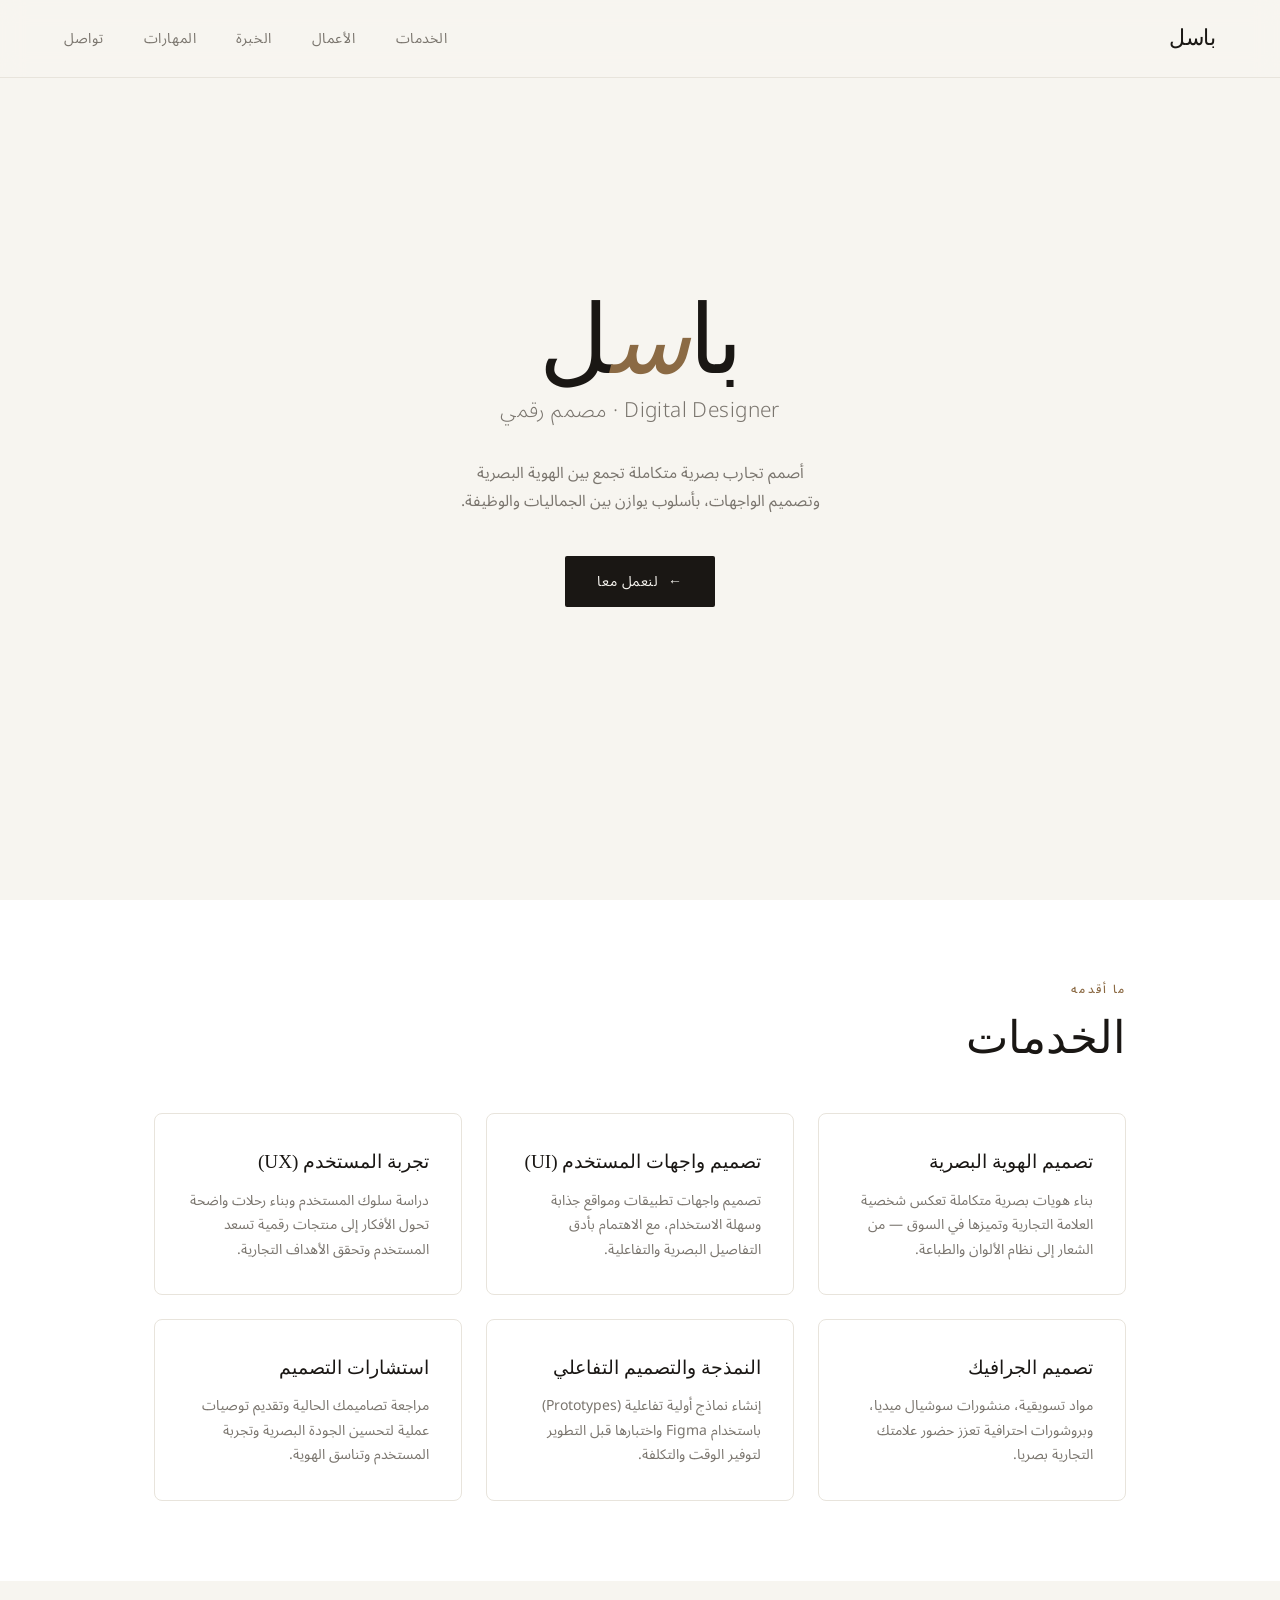
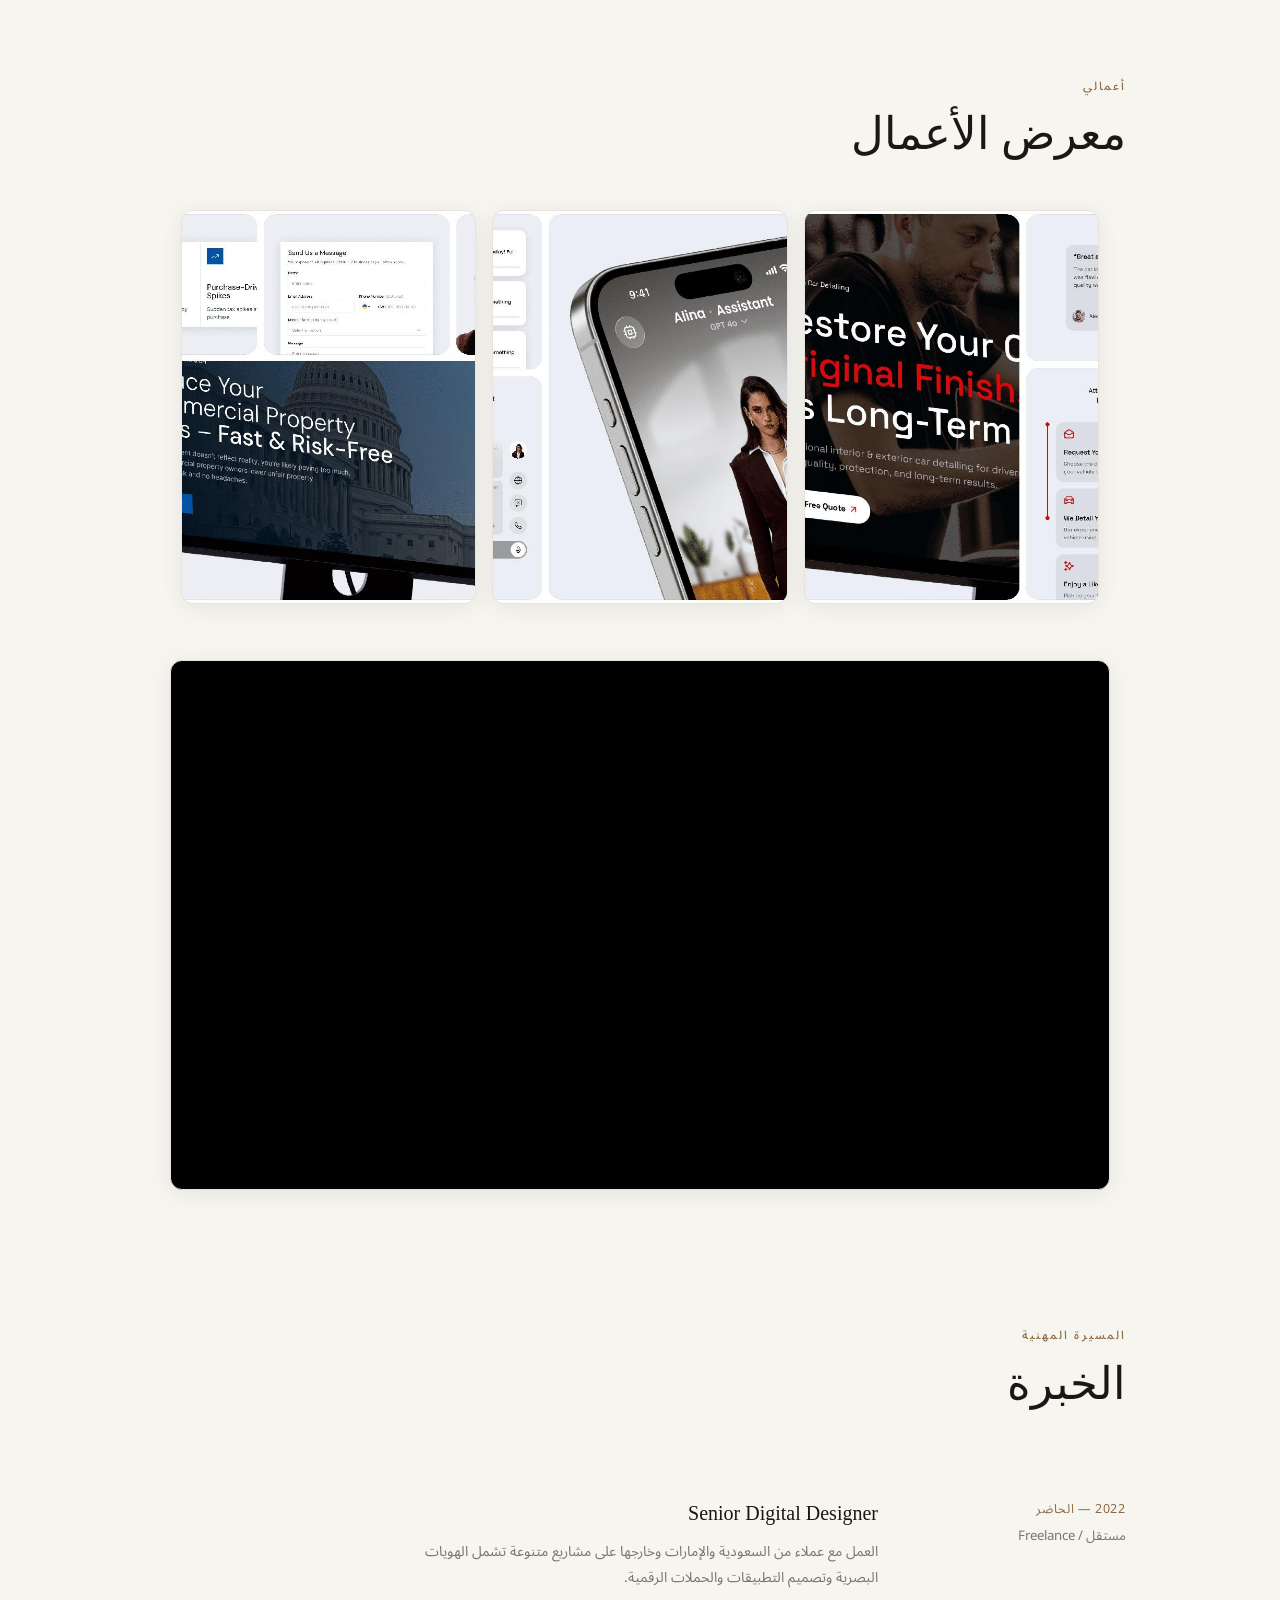
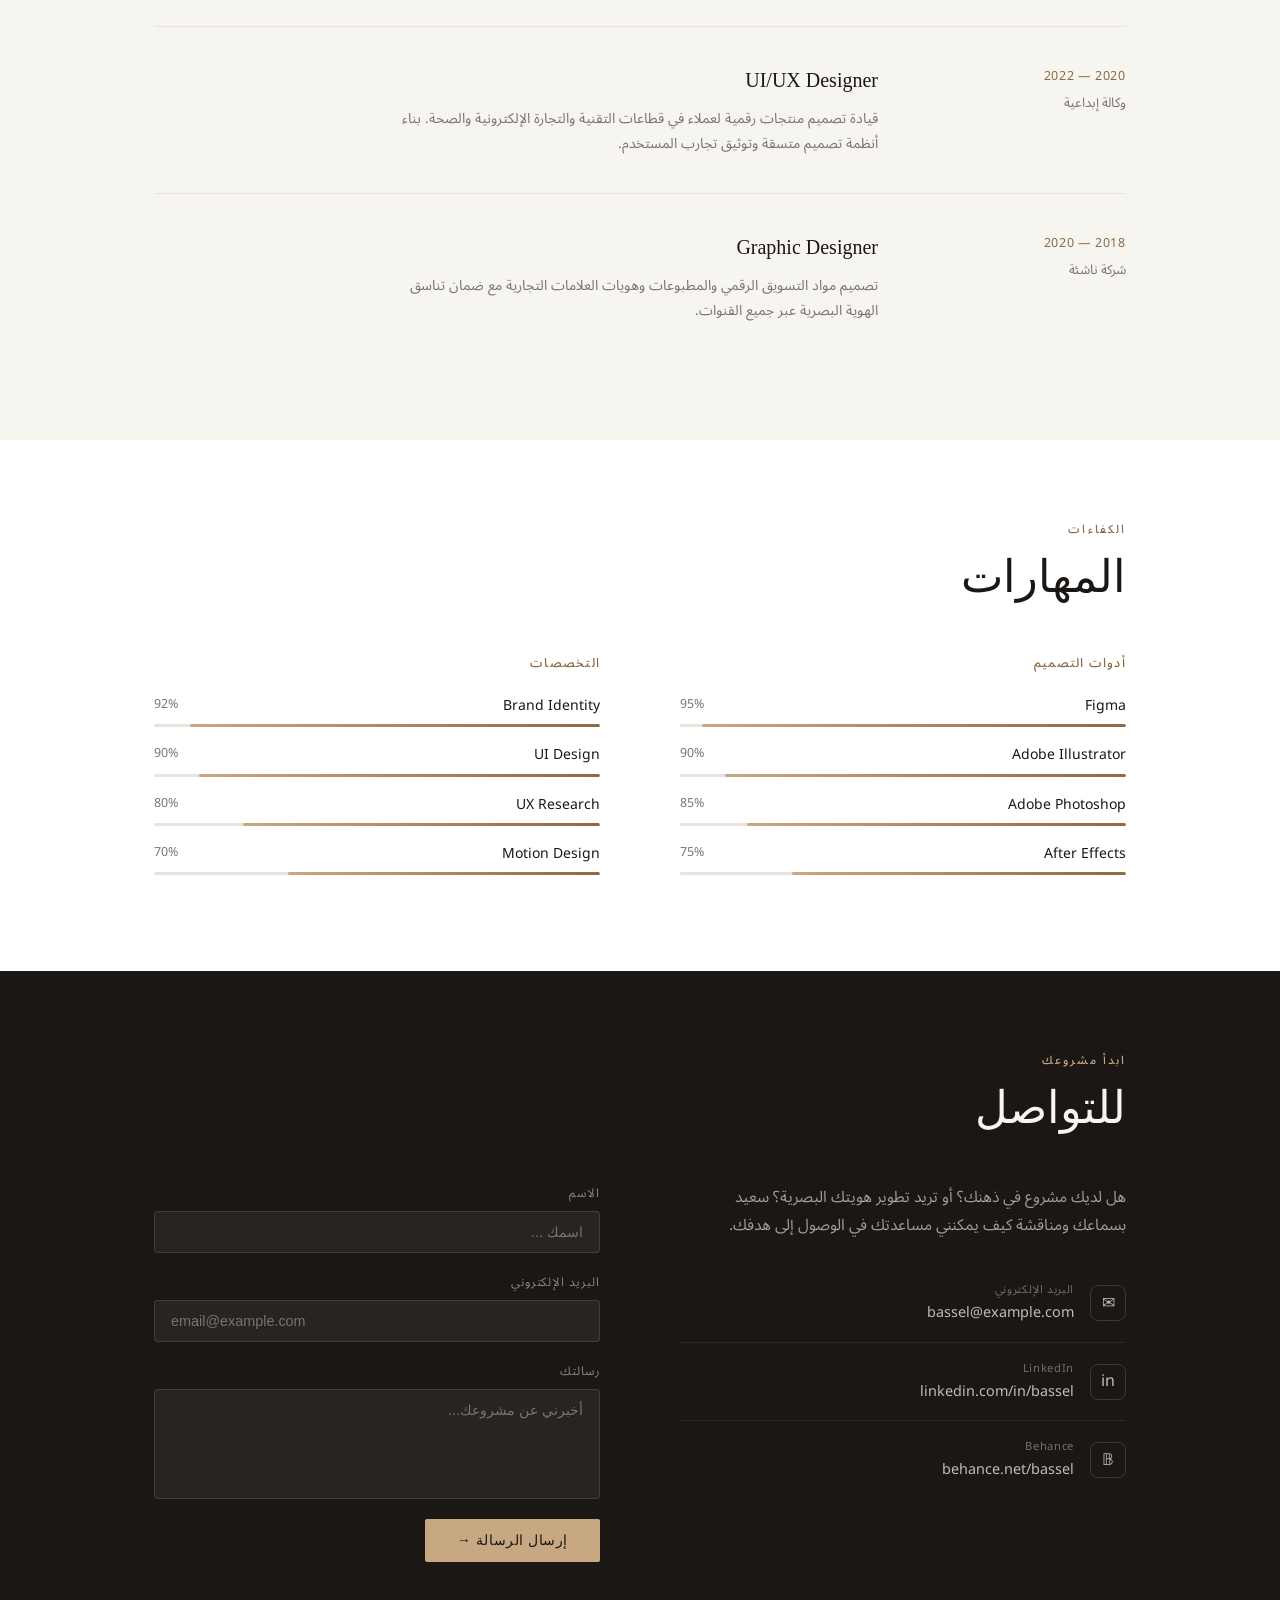
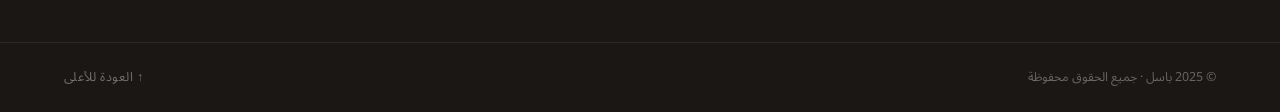
<file: index.html>
<!DOCTYPE html>
<html lang="ar" dir="rtl">

<head>
  <meta charset="UTF-8">
  <meta name="viewport" content="width=device-width, initial-scale=1.0">
  <title>CV</title>
  <link rel="preconnect" href="https://fonts.googleapis.com">
  <link rel="preconnect" href="https://fonts.gstatic.com" crossorigin>
  <link href="https://fonts.googleapis.com/css2?family=Noto+Sans+Arabic:wght@300;400;500;600;700&display=swap"
    rel="stylesheet">
  <link rel="stylesheet" href="style/style.css">
</head>

<body>

  <nav id="navbar">
    <a href="#hero" class="nav-logo">باسل</a>
    <ul class="nav-links">
      <li><a href="#services">الخدمات</a></li>
      <li><a href="#portfolio">الأعمال</a></li>
      <li><a href="#experience">الخبرة</a></li>
      <li><a href="#skills">المهارات</a></li>
      <li><a href="#contact">تواصل</a></li>
    </ul>
    <button class="hamburger" id="hamburger" aria-label="القائمة">
      <span></span><span></span><span></span>
    </button>
  </nav>

  <div class="mobile-menu" id="mobile-menu">
    <a href="#services">الخدمات</a>
    <a href="#portfolio">الأعمال</a>
    <a href="#experience">الخبرة</a>
    <a href="#skills">المهارات</a>
    <a href="#contact">تواصل</a>
  </div>

  <section id="hero">
    <div class="container">
      <div class="hero-inner">
        <div class="hero-text">
          <h1 class="hero-name">با<span>س</span>ل</h1>
          <div class="hero-title">Digital Designer · مصمم رقمي</div>
          <p class="hero-description">
            أصمم تجارب بصرية متكاملة تجمع بين الهوية البصرية وتصميم الواجهات، بأسلوب يوازن بين الجماليات والوظيفة.
          </p>
          <a href="#contact" class="hero-cta">
            <span class="hero-cta-arrow">←</span>
            لنعمل معا
          </a>
        </div>
      </div>
    </div>
  </section>

  <section id="services">
    <div class="container">
      <div class="section-label">ما أقدمه</div>
      <h2 class="section-title">الخدمات</h2>
      <div class="services-grid" id="services-grid"></div>
    </div>
  </section>


  <section id="portfolio">
    <div class="container">
      <div class="section-label">أعمالي</div>
      <h2 class="section-title">معرض الأعمال</h2>
      <div class="portfolio-grid">
        <div class="portfolio-item">
          <img src="assets/images/image-1" loading="lazy">
        </div>
        <div class="portfolio-item">
          <img src="assets/images/image-2" loading="lazy">
        </div>
        <div class="portfolio-item">
          <img src="assets/images/image-3" loading="lazy">
        </div>
      </div>

      <div class="portfolio-video-wrapper">
        <div class="portfolio-video-embed">
          <iframe src="https://www.youtube.com/embed/B2iMpcWsAgU?si=Gtiz3nzm3svlI9xu" title="YouTube video player"
            frameborder="0"
            allow="accelerometer; autoplay; clipboard-write; encrypted-media; gyroscope; picture-in-picture; web-share"
            referrerpolicy="strict-origin-when-cross-origin" allowfullscreen></iframe>
        </div>
      </div>

    </div>
  </section>

  <section id="experience">
    <div class="container">
      <div class="section-label">المسيرة المهنية</div>
      <h2 class="section-title">الخبرة</h2>
      <div class="experience-list">

        <div class="exp-item">
          <div class="exp-meta">
            <div class="exp-period">2022 — الحاضر</div>
            <div class="exp-company">مستقل / Freelance</div>
          </div>
          <div>
            <div class="exp-role">Senior Digital Designer</div>
            <p class="exp-description">العمل مع عملاء من السعودية والإمارات وخارجها على مشاريع متنوعة تشمل الهويات
              البصرية
              وتصميم التطبيقات والحملات الرقمية.</p>
          </div>
        </div>

        <div class="exp-item">
          <div class="exp-meta">
            <div class="exp-period">2020 — 2022</div>
            <div class="exp-company">وكالة إبداعية</div>
          </div>
          <div>
            <div class="exp-role">UI/UX Designer</div>
            <p class="exp-description">قيادة تصميم منتجات رقمية لعملاء في قطاعات التقنية والتجارة الإلكترونية والصحة.
              بناء
              أنظمة تصميم متسقة وتوثيق تجارب المستخدم.</p>
          </div>
        </div>

        <div class="exp-item">
          <div class="exp-meta">
            <div class="exp-period">2018 — 2020</div>
            <div class="exp-company">شركة ناشئة</div>
          </div>
          <div>
            <div class="exp-role">Graphic Designer</div>
            <p class="exp-description">تصميم مواد التسويق الرقمي والمطبوعات وهويات العلامات التجارية مع ضمان تناسق
              الهوية
              البصرية عبر جميع القنوات.</p>
          </div>
        </div>

      </div>
    </div>
  </section>

  <section id="skills">
    <div class="container">
      <div class="section-label">الكفاءات</div>
      <h2 class="section-title">المهارات</h2>
      <div class="skills-grid">

        <div>
          <div class="skill-group-title">أدوات التصميم</div>
          <div class="skill-bar-item">
            <div class="skill-bar-header"><span class="skill-bar-name">Figma</span><span
                class="skill-bar-pct">95%</span></div>
            <div class="skill-bar-track">
              <div class="skill-bar-fill" data-width="95"></div>
            </div>
          </div>
          <div class="skill-bar-item">
            <div class="skill-bar-header"><span class="skill-bar-name">Adobe Illustrator</span><span
                class="skill-bar-pct">90%</span></div>
            <div class="skill-bar-track">
              <div class="skill-bar-fill" data-width="90"></div>
            </div>
          </div>
          <div class="skill-bar-item">
            <div class="skill-bar-header"><span class="skill-bar-name">Adobe Photoshop</span><span
                class="skill-bar-pct">85%</span></div>
            <div class="skill-bar-track">
              <div class="skill-bar-fill" data-width="85"></div>
            </div>
          </div>
          <div class="skill-bar-item">
            <div class="skill-bar-header"><span class="skill-bar-name">After Effects</span><span
                class="skill-bar-pct">75%</span></div>
            <div class="skill-bar-track">
              <div class="skill-bar-fill" data-width="75"></div>
            </div>
          </div>
        </div>

        <div>
          <div class="skill-group-title">التخصصات</div>
          <div class="skill-bar-item">
            <div class="skill-bar-header"><span class="skill-bar-name">Brand Identity</span><span
                class="skill-bar-pct">92%</span></div>
            <div class="skill-bar-track">
              <div class="skill-bar-fill" data-width="92"></div>
            </div>
          </div>
          <div class="skill-bar-item">
            <div class="skill-bar-header"><span class="skill-bar-name">UI Design</span><span
                class="skill-bar-pct">90%</span></div>
            <div class="skill-bar-track">
              <div class="skill-bar-fill" data-width="90"></div>
            </div>
          </div>
          <div class="skill-bar-item">
            <div class="skill-bar-header"><span class="skill-bar-name">UX Research</span><span
                class="skill-bar-pct">80%</span></div>
            <div class="skill-bar-track">
              <div class="skill-bar-fill" data-width="80"></div>
            </div>
          </div>
          <div class="skill-bar-item">
            <div class="skill-bar-header"><span class="skill-bar-name">Motion Design</span><span
                class="skill-bar-pct">70%</span></div>
            <div class="skill-bar-track">
              <div class="skill-bar-fill" data-width="70"></div>
            </div>
          </div>
        </div>

      </div>
    </div>
  </section>

  <section id="contact">
    <div class="container">
      <div class="section-label">ابدأ مشروعك</div>
      <h2 class="section-title">للتواصل</h2>
      <div class="contact-grid">
        <div>
          <p class="contact-intro">
            هل لديك مشروع في ذهنك؟ أو تريد تطوير هويتك البصرية؟ سعيد بسماعك ومناقشة كيف يمكنني مساعدتك في الوصول إلى
            هدفك.
          </p>
          <div class="contact-links">
            <a href="mailto:bassel@example.com" class="contact-link">
              <div class="contact-link-icon">✉</div>
              <div>
                <div class="contact-link-label">البريد الإلكتروني</div>
                bassel@example.com
              </div>
            </a>
            <a href="#" class="contact-link">
              <div class="contact-link-icon">in</div>
              <div>
                <div class="contact-link-label">LinkedIn</div>
                linkedin.com/in/bassel
              </div>
            </a>
            <a href="#" class="contact-link">
              <div class="contact-link-icon">𝔹</div>
              <div>
                <div class="contact-link-label">Behance</div>
                behance.net/bassel
              </div>
            </a>
          </div>
        </div>

        <div>
          <div class="contact-form">
            <div class="form-field">
              <label>الاسم</label>
              <input type="text" placeholder="اسمك ...">
            </div>
            <div class="form-field">
              <label>البريد الإلكتروني</label>
              <input type="email" placeholder="email@example.com" dir="ltr">
            </div>
            <div class="form-field">
              <label>رسالتك</label>
              <textarea placeholder="أخبرني عن مشروعك..."></textarea>
            </div>
            <button class="form-submit">إرسال الرسالة →</button>
          </div>
        </div>
      </div>
    </div>
  </section>

  <footer>
    <span class="footer-copy">© 2025 باسل · جميع الحقوق محفوظة</span>
    <a href="#hero" class="footer-back-top">↑ العودة للأعلى</a>
  </footer>

  <script src="scripts/db.js"></script>
  <script src="scripts/app.js"></script>
</body>

</html>
</file>
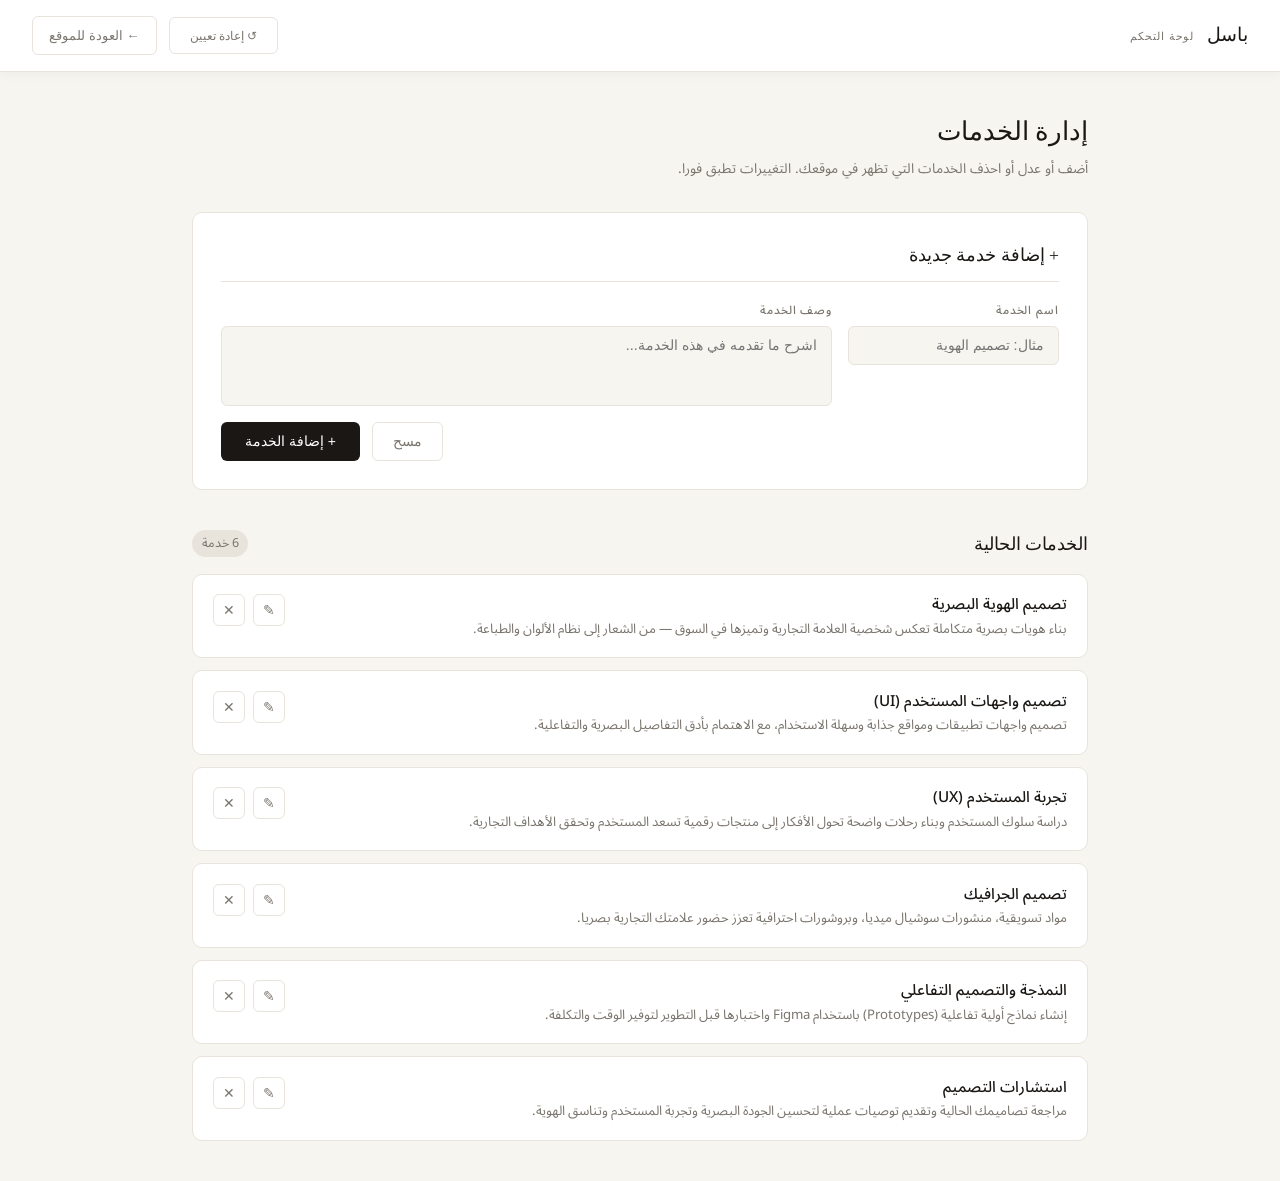
<file: admin.html>
<!DOCTYPE html>
<html lang="ar" dir="rtl">

<head>
  <meta charset="UTF-8">
  <meta name="viewport" content="width=device-width, initial-scale=1.0">
  <title>لوحة التحكم — باسل</title>
  <link rel="preconnect" href="https://fonts.googleapis.com">
  <link rel="preconnect" href="https://fonts.gstatic.com" crossorigin>
  <link href="https://fonts.googleapis.com/css2?family=Noto+Sans+Arabic:wght@300;400;500;600;700&display=swap"
    rel="stylesheet">
  <link rel="stylesheet" href="style/admin.css">
</head>

<body>

  <div id="toast" class="toast"></div>

  <header class="admin-header">
    <a href="index.html" class="admin-logo">
      باسل
      <span>لوحة التحكم</span>
    </a>
    <div style="display:flex;gap:0.75rem;align-items:center;">
      <button class="btn-secondary" onclick="handleReset()" style="font-size:0.78rem;">↺ إعادة تعيين</button>
      <a href="index.html" class="btn-back">← العودة للموقع</a>
    </div>
  </header>

  <main class="admin-body">

    <div class="admin-section-title">إدارة الخدمات</div>
    <div class="admin-section-sub">أضف أو عدل أو احذف الخدمات التي تظهر في موقعك. التغييرات تطبق فورا.</div>

    <div class="add-form-card">
      <h3>+ إضافة خدمة جديدة</h3>
      <div class="form-row">
        <div class="field">
          <label>اسم الخدمة</label>
          <input type="text" id="add-name" placeholder="مثال: تصميم الهوية">
        </div>
        <div class="field">
          <label>وصف الخدمة</label>
          <textarea id="add-description" placeholder="اشرح ما تقدمه في هذه الخدمة..."></textarea>
        </div>
      </div>
      <div class="form-actions">
        <button class="btn-secondary" onclick="resetAddForm()">مسح</button>
        <button class="btn-primary" onclick="handleAdd()">+ إضافة الخدمة</button>
      </div>
    </div>

    <div class="services-list-header">
      <h3>الخدمات الحالية</h3>
      <span class="services-count" id="services-count">0 خدمة</span>
    </div>
    <div class="services-list" id="services-list"></div>

  </main>

  <div class="modal-overlay" id="edit-modal">
    <div class="modal">
      <div class="modal-title">تعديل الخدمة</div>
      <div class="modal-field field">
        <label>اسم الخدمة</label>
        <input type="text" id="edit-name" placeholder="اسم الخدمة">
      </div>
      <div class="modal-field field">
        <label>وصف الخدمة</label>
        <textarea id="edit-description" placeholder="وصف الخدمة"></textarea>
      </div>
      <div class="modal-actions">
        <button class="btn-secondary" onclick="closeEditModal()">إلغاء</button>
        <button class="btn-primary" onclick="handleEdit()">حفظ التعديلات</button>
      </div>
    </div>
  </div>

  <div class="modal-overlay" id="delete-modal">
    <div class="modal">
      <div class="modal-title">حذف الخدمة</div>
      <p class="confirm-modal-text">هل أنت متأكد من حذف خدمة</p>
      <p class="confirm-name" id="delete-service-name"></p>
      <p class="confirm-modal-text" style="margin-top:0.5rem;">لا يمكن التراجع عن هذا الإجراء.</p>
      <div class="modal-actions">
        <button class="btn-secondary" onclick="closeDeleteModal()">إلغاء</button>
        <button class="btn-danger" onclick="handleDelete()">✕ حذف</button>
      </div>
    </div>
  </div>

  <script src="scripts/db.js"></script>
  <script src="scripts/admin.js"></script>
</body>

</html>
</file>
<file: style/style.css>
:root {
  --bg: #F7F5F0;
  --surface: #FFFFFF;
  --ink: #1A1714;
  --ink-muted: #7A756E;
  --accent: #C8A882;
  --accent-dark: #8B6A44;
  --border: #E8E4DC;
  --radius: 2px;
}

*,
*::before,
*::after {
  box-sizing: border-box;
  margin: 0;
  padding: 0;
}

html {
  scroll-behavior: smooth;
}

body {
  font-family: 'Noto Sans Arabic', sans-serif;
  background: var(--bg);
  color: var(--ink);
  font-size: 16px;
  line-height: 1.7;
  overflow-x: hidden;
}


nav {
  position: fixed;
  top: 0;
  left: 0;
  right: 0;
  z-index: 100;
  display: flex;
  justify-content: space-between;
  align-items: center;
  padding: 1.25rem 4rem;
  background: rgba(247, 245, 240, 0.88);
  backdrop-filter: blur(12px);
  border-bottom: 1px solid var(--border);
  transition: padding 0.3s ease;
}

.nav-logo {
  font-family: 'DM Serif Display', serif;
  font-size: 1.35rem;
  color: var(--ink);
  text-decoration: none;
  letter-spacing: -0.01em;
}

.nav-links {
  display: flex;
  gap: 2.5rem;
  list-style: none;
}

.nav-links a {
  color: var(--ink-muted);
  text-decoration: none;
  font-size: 0.875rem;
  font-weight: 400;
  letter-spacing: 0.04em;
  transition: color 0.2s;
  position: relative;
}

.nav-links a::after {
  content: '';
  position: absolute;
  bottom: -2px;
  right: 0;
  width: 0;
  height: 1px;
  background: var(--accent-dark);
  transition: width 0.3s ease;
}

.nav-links a:hover {
  color: var(--ink);
}

.nav-links a:hover::after {
  width: 100%;
}

.hamburger {
  display: none;
  flex-direction: column;
  gap: 5px;
  cursor: pointer;
  padding: 4px;
  background: none;
  border: none;
}

.hamburger span {
  display: block;
  width: 24px;
  height: 1.5px;
  background: var(--ink);
  transition: all 0.3s ease;
}

.hamburger.open span:nth-child(1) {
  transform: translateY(6.5px) rotate(45deg);
}

.hamburger.open span:nth-child(2) {
  opacity: 0;
}

.hamburger.open span:nth-child(3) {
  transform: translateY(-6.5px) rotate(-45deg);
}

.mobile-menu {
  display: none;
  position: fixed;
  top: 60px;
  left: 0;
  right: 0;
  background: var(--bg);
  border-bottom: 1px solid var(--border);
  padding: 1.5rem 2rem;
  z-index: 99;
  flex-direction: column;
  gap: 1.25rem;
}

.mobile-menu.open {
  display: flex;
}

.mobile-menu a {
  color: var(--ink);
  text-decoration: none;
  font-size: 1.1rem;
  font-weight: 400;
  padding: 0.5rem 0;
  border-bottom: 1px solid var(--border);
}

section {
  padding: 5rem 0;
}

.container {
  max-width: 1100px;
  margin: 0 auto;
  padding: 0 4rem;
}

.section-label {
  font-size: 0.72rem;
  letter-spacing: 0.18em;
  text-transform: uppercase;
  color: var(--accent-dark);
  font-weight: 500;
  margin-bottom: 0.75rem;
}

h2.section-title {
  font-family: 'DM Serif Display', serif;
  font-size: clamp(2rem, 4vw, 2.8rem);
  font-weight: 400;
  color: var(--ink);
  line-height: 1.2;
  margin-bottom: 3rem;
}

#hero {
  min-height: 100vh;
  display: flex;
  align-items: center;
  position: relative;
  overflow: hidden;
}
@keyframes slowSpin {
  from {
    transform: rotate(0deg);
  }

  to {
    transform: rotate(360deg);
  }
}

.hero-inner {
  display: flex;
  justify-content: center;
  width: 100%;
}

.hero-text {
  text-align: center;
  animation: fadeUp 0.9s ease both;
}

@keyframes fadeUp {
  from {
    opacity: 0;
    transform: translateY(28px);
  }

  to {
    opacity: 1;
    transform: translateY(0);
  }
}

h1.hero-name {
  font-family: 'DM Serif Display', serif;
  font-size: clamp(3.5rem, 8vw, 6rem);
  font-weight: 400;
  line-height: 1.0;
  color: var(--ink);
  letter-spacing: -0.02em;
  margin-bottom: 0.25rem;
}

h1.hero-name span {
  font-style: italic;
  color: var(--accent-dark);
}

.hero-title {
  font-size: clamp(1rem, 2.5vw, 1.3rem);
  color: var(--ink-muted);
  font-weight: 300;
  margin-bottom: 2rem;
  letter-spacing: 0.02em;
}

.hero-description {
  color: var(--ink-muted);
  font-size: 0.975rem;
  max-width: 42ch;
  margin: 0 auto 2.5rem;
  line-height: 1.8;
}

.hero-cta {
  display: inline-flex;
  align-items: center;
  gap: 0.6rem;
  background: var(--ink);
  color: var(--bg);
  padding: 0.85rem 2rem;
  text-decoration: none;
  font-size: 0.875rem;
  letter-spacing: 0.04em;
  transition: all 0.25s ease;
  border-radius: var(--radius);
}

.hero-cta:hover {
  background: var(--accent-dark);
  transform: translateY(-1px);
}

.hero-cta-arrow {
  transition: transform 0.25s ease;
}

.hero-cta:hover .hero-cta-arrow {
  transform: translateX(-4px);
}

#services {
  background: var(--surface);
}

.services-grid {
  display: grid;
  grid-template-columns: repeat(3, 1fr);
  gap: 1.5rem;
}

.service-card {
  padding: 2rem;
  border: 1px solid var(--border);
  border-radius: 8px;
  position: relative;
  overflow: hidden;
  transition: all 0.3s ease;
  cursor: default;
}

.service-card::before {
  content: '';
  position: absolute;
  bottom: 0;
  left: 0;
  right: 0;
  height: 2px;
  background: linear-gradient(90deg, var(--accent), var(--accent-dark));
  transform: scaleX(0);
  transform-origin: right;
  transition: transform 0.35s ease;
}

.service-card:hover {
  transform: translateY(-3px);
  box-shadow: 0 8px 30px rgba(0, 0, 0, 0.07);
  border-color: var(--accent);
}

.service-card:hover::before {
  transform: scaleX(1);
  transform-origin: left;
}

.service-name {
  font-family: 'DM Serif Display', serif;
  font-size: 1.2rem;
  margin-bottom: 0.6rem;
  font-weight: 400;
}

.service-description {
  font-size: 0.875rem;
  color: var(--ink-muted);
  line-height: 1.75;
}

#experience {
  background: var(--bg);
}

.experience-list {
  display: flex;
  flex-direction: column;
  gap: 0;
}

.exp-item {
  display: grid;
  grid-template-columns: 200px 1fr;
  gap: 3rem;
  padding: 2.25rem 0;
  border-bottom: 1px solid var(--border);
  transition: opacity 0.2s;
}

.exp-item:last-child {
  border-bottom: none;
}

.exp-item:hover {
  opacity: 0.95;
}

.exp-meta {
  padding-top: 0.2rem;
}

.exp-period {
  font-size: 0.78rem;
  color: var(--accent-dark);
  letter-spacing: 0.06em;
  margin-bottom: 0.3rem;
}

.exp-company {
  font-size: 0.825rem;
  color: var(--ink-muted);
}

.exp-role {
  font-family: 'DM Serif Display', serif;
  font-size: 1.25rem;
  font-weight: 400;
  margin-bottom: 0.6rem;
}

.exp-description {
  font-size: 0.875rem;
  color: var(--ink-muted);
  line-height: 1.8;
  max-width: 60ch;
}

#skills {
  background: var(--surface);
}

.skills-grid {
  display: grid;
  grid-template-columns: repeat(2, 1fr);
  gap: 3rem 5rem;
}

.skill-group-title {
  font-size: 0.78rem;
  letter-spacing: 0.1em;
  text-transform: uppercase;
  color: var(--accent-dark);
  margin-bottom: 1.25rem;
  font-weight: 500;
}

.skill-bar-item {
  margin-bottom: 1rem;
}

.skill-bar-header {
  display: flex;
  justify-content: space-between;
  margin-bottom: 0.4rem;
}

.skill-bar-name {
  font-size: 0.875rem;
  color: var(--ink);
}

.skill-bar-pct {
  font-size: 0.78rem;
  color: var(--ink-muted);
}

.skill-bar-track {
  height: 3px;
  background: var(--border);
  border-radius: 100px;
  overflow: hidden;
}

.skill-bar-fill {
  height: 100%;
  background: linear-gradient(90deg, var(--accent), var(--accent-dark));
  border-radius: 100px;
  width: 0%;
  transition: width 1s cubic-bezier(0.4, 0, 0.2, 1);
}

#contact {
  background: var(--ink);
  color: var(--bg);
}

#contact .section-label {
  color: var(--accent);
}

#contact h2.section-title {
  color: var(--bg);
}

.contact-grid {
  display: grid;
  grid-template-columns: 1fr 1fr;
  gap: 5rem;
  align-items: start;
}

.contact-intro {
  font-size: 0.975rem;
  color: rgba(247, 245, 240, 0.6);
  margin-bottom: 2.5rem;
  line-height: 1.8;
}

.contact-links {
  display: flex;
  flex-direction: column;
  gap: 1rem;
}

.contact-link {
  display: flex;
  align-items: center;
  gap: 1rem;
  color: rgba(247, 245, 240, 0.75);
  text-decoration: none;
  font-size: 0.9rem;
  transition: color 0.2s;
  padding-bottom: 1rem;
  border-bottom: 1px solid rgba(247, 245, 240, 0.08);
}

.contact-link:last-child {
  border-bottom: none;
}

.contact-link:hover {
  color: var(--accent);
}

.contact-link-label {
  font-size: 0.7rem;
  color: rgba(247, 245, 240, 0.4);
  margin-bottom: 2px;
  letter-spacing: 0.06em;
}

.contact-link-icon {
  width: 36px;
  height: 36px;
  border: 1px solid rgba(247, 245, 240, 0.15);
  border-radius: 8px;
  display: flex;
  align-items: center;
  justify-content: center;
  font-size: 1rem;
  flex-shrink: 0;
}

.contact-form {
  display: flex;
  flex-direction: column;
  gap: 1.25rem;
}

.form-field {
  display: flex;
  flex-direction: column;
  gap: 0.4rem;
}

.form-field label {
  font-size: 0.75rem;
  letter-spacing: 0.08em;
  text-transform: uppercase;
  color: rgba(247, 245, 240, 0.5);
}

.form-field input,
.form-field textarea {
  background: rgba(247, 245, 240, 0.06);
  border: 1px solid rgba(247, 245, 240, 0.12);
  border-radius: 4px;
  padding: 0.75rem 1rem;
  color: var(--bg);
  font-family: 'IBM Plex Sans Arabic', sans-serif;
  font-size: 0.9rem;
  outline: none;
  transition: border-color 0.2s;
  resize: none;
}

.form-field input:focus,
.form-field textarea:focus {
  border-color: var(--accent);
}

.form-field textarea {
  height: 110px;
}

.form-submit {
  display: inline-flex;
  align-items: center;
  gap: 0.5rem;
  background: var(--accent);
  color: var(--ink);
  border: none;
  padding: 0.85rem 2rem;
  border-radius: var(--radius);
  font-family: 'IBM Plex Sans Arabic', sans-serif;
  font-size: 0.875rem;
  letter-spacing: 0.04em;
  cursor: pointer;
  transition: all 0.25s ease;
  align-self: flex-start;
}

.form-submit:hover {
  background: #fff;
  transform: translateY(-1px);
}

footer {
  background: var(--ink);
  border-top: 1px solid rgba(247, 245, 240, 0.08);
  padding: 1.5rem 4rem;
  display: flex;
  justify-content: space-between;
  align-items: center;
}

.footer-copy {
  font-size: 0.78rem;
  color: rgba(247, 245, 240, 0.35);
}

.footer-back-top {
  font-size: 0.78rem;
  color: rgba(247, 245, 240, 0.4);
  text-decoration: none;
  transition: color 0.2s;
  letter-spacing: 0.04em;
}

.footer-back-top:hover {
  color: var(--accent);
}

#portfolio {
  background: var(--bg);
  padding: 6rem 0 3.5rem;
}

#portfolio .portfolio-grid {
  display: flex;
  gap: 1rem;
  width: 100vw;
  justify-content: center;
  margin-right: calc(50% - 50vw);
  margin-left: calc(50% - 50vw);
  padding: 0 1rem;
  box-sizing: border-box;
}

.portfolio-item {
  flex: 0 0 calc(24vw - 0.75rem);
  border-radius: 12px;
  overflow: hidden;
  border: 1px solid var(--border);
  aspect-ratio: 3 / 4;
  background: var(--border);
  box-shadow: 0 4px 24px rgba(0, 0, 0, 0.07);
}

.portfolio-item img {
  width: 100%;
  height: 100%;
  object-fit: cover;
  display: block;
  transition: transform 0.5s ease;
}

.portfolio-item:hover img {
  transform: scale(1.04);
}

.portfolio-video-wrapper {
  max-width: 1100px;
  margin: 3.5rem auto 0;
  padding: 0 1rem;
}

.portfolio-video-embed {
  position: relative;
  width: 100%;
  padding-bottom: 56.25%;
  border-radius: 12px;
  overflow: hidden;
  border: 1px solid var(--border);
  box-shadow: 0 4px 24px rgba(0, 0, 0, 0.07);
  background: #000;
}

.portfolio-video-embed iframe {
  position: absolute;
  top: 0;
  left: 0;
  width: 100%;
  height: 100%;
  border: 0;
}

@media (max-width: 1024px) {
  .container {
    padding: 0 2.5rem;
  }

  nav {
    padding: 1.1rem 2.5rem;
  }

  footer {
    padding: 1.5rem 2.5rem;
  }

  .services-grid {
    grid-template-columns: repeat(2, 1fr);
  }

  .skills-grid {
    gap: 2.5rem 3rem;
  }
}

@media (max-width: 900px) {
  #portfolio .portfolio-grid {
    flex-wrap: wrap;
    padding: 0 1.5rem;
  }

  .portfolio-item {
    flex: 0 0 calc(50% - 0.5rem);
    aspect-ratio: 4 / 3;
  }

  .portfolio-item:last-child {
    flex: 0 0 100%;
    aspect-ratio: 16 / 7;
  }
}

@media (max-width: 768px) {
  .container {
    padding: 0 1.5rem;
  }

  nav {
    padding: 1rem 1.5rem;
  }

  footer {
    padding: 1.25rem 1.5rem;
  }

  .nav-links {
    display: none;
  }

  .hamburger {
    display: flex;
  }

  section {
    padding: 4rem 0;
  }

  .services-grid {
    grid-template-columns: 1fr;
  }

  .exp-item {
    grid-template-columns: 1fr;
    gap: 0.5rem;
  }

  .skills-grid {
    grid-template-columns: 1fr;
    gap: 2.5rem;
  }

  .contact-grid {
    grid-template-columns: 1fr;
    gap: 3rem;
  }

  h2.section-title {
    margin-bottom: 2rem;
  }
}

@media (max-width: 600px) {
  #portfolio .portfolio-grid {
    flex-direction: column;
    padding: 0 1rem;
  }

  .portfolio-item {
    flex: 0 0 auto;
    width: 100%;
    aspect-ratio: 4 / 3;
  }

  .portfolio-item:last-child {
    flex: 0 0 auto;
    width: 100%;
    aspect-ratio: 4 / 3;
  }
  .portfolio-video-wrapper {
    margin-top: 1.5rem;
    padding: 0 1rem;
  }
}

@media (max-width: 480px) {
  .container {
    padding: 0 1.25rem;
  }

  nav {
    padding: 0.9rem 1.25rem;
  }

  .service-card {
    padding: 1.5rem;
  }

  footer {
    flex-direction: column;
    gap: 0.5rem;
    text-align: center;
    padding: 1.25rem;
  }
}
</file>
<file: style/admin.css>
:root {
  --bg: #F7F5F0;
  --surface: #FFFFFF;
  --ink: #1A1714;
  --ink-muted: #7A756E;
  --accent: #C8A882;
  --accent-dark: #8B6A44;
  --border: #E8E4DC;
  --danger: #C0392B;
  --danger-light: #fdf2f2;
  --success: #27AE60;
  --success-light: #f2fdf6;
  --radius: 6px;
}

*,
*::before,
*::after {
  box-sizing: border-box;
  margin: 0;
  padding: 0;
}

html {
  scroll-behavior: smooth;
}

body {
  font-family: 'Noto Sans Arabic', sans-serif;
  background: var(--bg);
  color: var(--ink);
  font-size: 15px;
  line-height: 1.6;
  min-height: 100vh;
}

.admin-header {
  background: var(--surface);
  border-bottom: 1px solid var(--border);
  padding: 1rem 2rem;
  display: flex;
  align-items: center;
  justify-content: space-between;
  position: sticky;
  top: 0;
  z-index: 10;
  box-shadow: 0 2px 12px rgba(0, 0, 0, 0.04);
}

.admin-logo {
  font-family: 'DM Serif Display', serif;
  font-size: 1.2rem;
  color: var(--ink);
  text-decoration: none;
}

.admin-logo span {
  font-size: 0.7rem;
  font-family: 'IBM Plex Sans Arabic', sans-serif;
  color: var(--ink-muted);
  margin-right: 0.5rem;
  letter-spacing: 0.08em;
  text-transform: uppercase;
  vertical-align: middle;
}

.btn-back {
  display: inline-flex;
  align-items: center;
  gap: 0.4rem;
  padding: 0.5rem 1rem;
  border: 1px solid var(--border);
  border-radius: var(--radius);
  background: transparent;
  color: var(--ink-muted);
  font-family: 'IBM Plex Sans Arabic', sans-serif;
  font-size: 0.825rem;
  cursor: pointer;
  text-decoration: none;
  transition: all 0.2s;
}

.btn-back:hover {
  border-color: var(--accent-dark);
  color: var(--ink);
}

.admin-body {
  max-width: 960px;
  margin: 0 auto;
  padding: 2.5rem 2rem;
}

.admin-section-title {
  font-family: 'DM Serif Display', serif;
  font-size: 1.6rem;
  font-weight: 400;
  margin-bottom: 0.3rem;
}

.admin-section-sub {
  font-size: 0.85rem;
  color: var(--ink-muted);
  margin-bottom: 2rem;
}

.toast {
  position: fixed;
  top: 1.25rem;
  left: 50%;
  transform: translateX(-50%) translateY(-80px);
  background: var(--ink);
  color: #fff;
  padding: 0.7rem 1.5rem;
  border-radius: 100px;
  font-size: 0.85rem;
  z-index: 999;
  transition: transform 0.35s cubic-bezier(0.34, 1.56, 0.64, 1);
  white-space: nowrap;
}

.toast.show {
  transform: translateX(-50%) translateY(0);
}

.toast.success {
  background: var(--success);
}

.toast.error {
  background: var(--danger);
}

.add-form-card {
  background: var(--surface);
  border: 1px solid var(--border);
  border-radius: 10px;
  padding: 1.75rem;
  margin-bottom: 2.5rem;
}

.add-form-card h3 {
  font-family: 'DM Serif Display', serif;
  font-size: 1.1rem;
  font-weight: 400;
  margin-bottom: 1.25rem;
  padding-bottom: 0.75rem;
  border-bottom: 1px solid var(--border);
}

.form-row {
  display: grid;
  grid-template-columns: 1fr 3fr;
  gap: 1rem;
  margin-bottom: 1rem;
}

.field {
  display: flex;
  flex-direction: column;
  gap: 0.35rem;
}

.field label {
  font-size: 0.72rem;
  letter-spacing: 0.08em;
  text-transform: uppercase;
  color: var(--ink-muted);
  font-weight: 500;
}

.field input,
.field textarea,
.field select {
  padding: 0.65rem 0.9rem;
  border: 1px solid var(--border);
  border-radius: var(--radius);
  background: var(--bg);
  font-family: 'IBM Plex Sans Arabic', sans-serif;
  font-size: 0.9rem;
  color: var(--ink);
  outline: none;
  transition: border-color 0.2s;
  resize: none;
}

.field input:focus,
.field textarea:focus,
.field select:focus {
  border-color: var(--accent-dark);
}

.field textarea {
  height: 80px;
}

.form-actions {
  display: flex;
  gap: 0.75rem;
  justify-content: flex-end;
  margin-top: 0.5rem;
}

.btn-primary {
  display: inline-flex;
  align-items: center;
  gap: 0.4rem;
  padding: 0.65rem 1.5rem;
  background: var(--ink);
  color: #fff;
  border: none;
  border-radius: var(--radius);
  font-family: 'IBM Plex Sans Arabic', sans-serif;
  font-size: 0.875rem;
  cursor: pointer;
  transition: all 0.2s;
}

.btn-primary:hover {
  background: var(--accent-dark);
  transform: translateY(-1px);
}

.btn-secondary {
  display: inline-flex;
  align-items: center;
  gap: 0.4rem;
  padding: 0.65rem 1.25rem;
  background: transparent;
  color: var(--ink-muted);
  border: 1px solid var(--border);
  border-radius: var(--radius);
  font-family: 'IBM Plex Sans Arabic', sans-serif;
  font-size: 0.875rem;
  cursor: pointer;
  transition: all 0.2s;
}

.btn-secondary:hover {
  border-color: var(--accent);
  color: var(--ink);
}

.services-list {
  display: flex;
  flex-direction: column;
  gap: 0.75rem;
}

.services-list-header {
  display: flex;
  align-items: center;
  justify-content: space-between;
  margin-bottom: 1rem;
}

.services-list-header h3 {
  font-family: 'DM Serif Display', serif;
  font-size: 1.1rem;
  font-weight: 400;
}

.services-count {
  font-size: 0.78rem;
  color: var(--ink-muted);
  background: var(--border);
  padding: 0.2rem 0.6rem;
  border-radius: 100px;
}

.service-row {
  background: var(--surface);
  border: 1px solid var(--border);
  border-radius: 10px;
  padding: 1.1rem 1.25rem;
  display: flex;
  align-items: flex-start;
  gap: 1rem;
  transition: all 0.2s;
}

.service-row:hover {
  border-color: var(--accent);
}

.service-row-content {
  flex: 1;
  min-width: 0;
}

.service-row-name {
  font-weight: 500;
  font-size: 0.95rem;
  margin-bottom: 0.2rem;
}

.service-row-description {
  font-size: 0.825rem;
  color: var(--ink-muted);
  line-height: 1.5;
  overflow: hidden;
  text-overflow: ellipsis;
  display: -webkit-box;
  -webkit-line-clamp: 2;
  -webkit-box-orient: vertical;
}

.service-row-actions {
  display: flex;
  gap: 0.5rem;
  flex-shrink: 0;
  padding-top: 2px;
}

.btn-icon {
  width: 32px;
  height: 32px;
  border-radius: 6px;
  border: 1px solid var(--border);
  background: transparent;
  cursor: pointer;
  display: flex;
  align-items: center;
  justify-content: center;
  font-size: 0.9rem;
  transition: all 0.2s;
  color: var(--ink-muted);
}

.btn-icon:hover {
  background: var(--bg);
  color: var(--ink);
}

.btn-icon.delete:hover {
  border-color: var(--danger);
  background: var(--danger-light);
  color: var(--danger);
}

.btn-icon.edit:hover {
  border-color: var(--accent-dark);
  color: var(--accent-dark);
}

.modal-overlay {
  position: fixed;
  inset: 0;
  background: rgba(26, 23, 20, 0.45);
  backdrop-filter: blur(4px);
  z-index: 50;
  display: none;
  align-items: center;
  justify-content: center;
  padding: 1.5rem;
}

.modal-overlay.open {
  display: flex;
}

.modal {
  background: var(--surface);
  border-radius: 12px;
  padding: 2rem;
  width: 100%;
  max-width: 520px;
  box-shadow: 0 20px 60px rgba(0, 0, 0, 0.15);
  animation: modalIn 0.25s ease;
}

@keyframes modalIn {
  from {
    opacity: 0;
    transform: scale(0.96) translateY(8px);
  }

  to {
    opacity: 1;
    transform: scale(1) translateY(0);
  }
}

.modal-title {
  font-family: 'DM Serif Display', serif;
  font-size: 1.3rem;
  font-weight: 400;
  margin-bottom: 1.5rem;
  padding-bottom: 0.75rem;
  border-bottom: 1px solid var(--border);
}

.modal-field {
  margin-bottom: 1rem;
}

.modal-actions {
  display: flex;
  gap: 0.75rem;
  justify-content: flex-end;
  margin-top: 1.5rem;
}

.confirm-modal-text {
  font-size: 0.9rem;
  color: var(--ink-muted);
  margin-bottom: 0.5rem;
}

.confirm-name {
  font-weight: 600;
  color: var(--ink);
}

.btn-danger {
  display: inline-flex;
  align-items: center;
  gap: 0.4rem;
  padding: 0.65rem 1.25rem;
  background: var(--danger);
  color: #fff;
  border: none;
  border-radius: var(--radius);
  font-family: 'IBM Plex Sans Arabic', sans-serif;
  font-size: 0.875rem;
  cursor: pointer;
  transition: all 0.2s;
}

.btn-danger:hover {
  background: #a93226;
  transform: translateY(-1px);
}

.empty-state {
  text-align: center;
  padding: 3rem 1rem;
  color: var(--ink-muted);
  background: var(--surface);
  border: 1px dashed var(--border);
  border-radius: 10px;
}

.empty-state-text {
  font-size: 0.9rem;
}

@media (max-width: 640px) {
  .admin-body {
    padding: 1.5rem 1rem;
  }

  .form-row {
    grid-template-columns: 1fr;
  }

  .admin-header {
    padding: 0.9rem 1rem;
  }

  .service-row {
    flex-wrap: wrap;
  }
}
</file>
